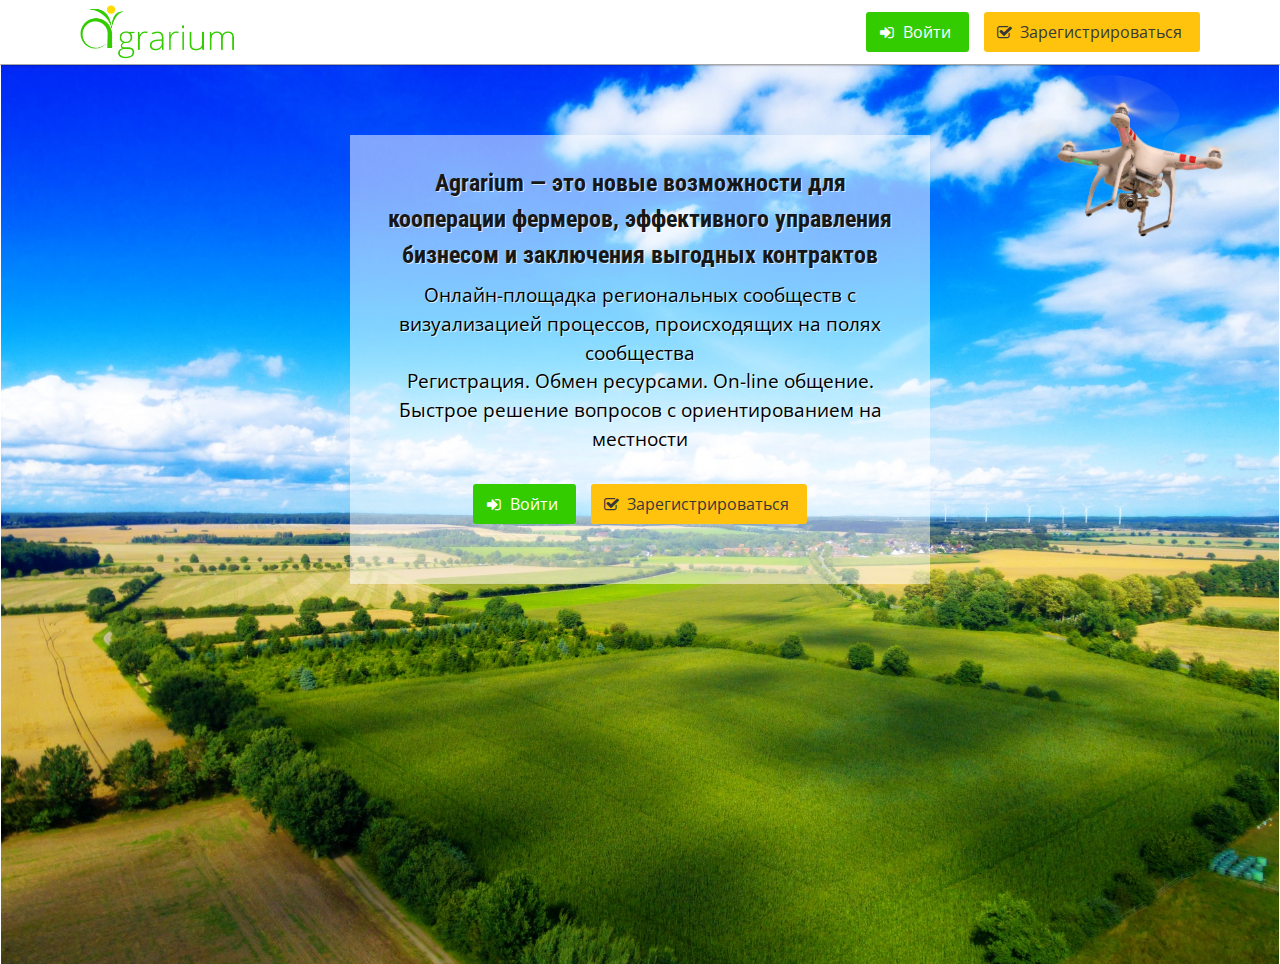
<file: index.html>
<!DOCTYPE html>
<html lang="ru">
<head>
	<meta charset="UTF-8">
	<meta name="viewport" content="width=device-width, initial-scale=1, shrink-to-fit=no">
	<title>Title 112</title>
	<link rel="stylesheet" type="text/css" href="css/bootstrap-reboot.css">
	<link rel="stylesheet" type="text/css" href="css/bootstrap-grid.css">
	<link rel="stylesheet" type="text/css" href="css/fontello.css">
	<link rel="stylesheet" type="text/css" href="css/front.css">
</head>
<body>
<div class="all">
	<!--Шапка, лого, Слоган-->
	<section class="top-menu">
		<header class="container">
			<div class="row align-content-center align-items-center">
				<div class="col-12 col-sm-auto">
					<div class="logo"><a href="/"><img src="img/logoagro.png"></a></div>
				</div>
				<div class="col-12 col-sm panel-in-top">
					<a href="#" class="in"><span class="icon-login"></span> Войти</a>
					<a href="#" class="reg"><span class="icon-check"></span> Зарегистрироваться</a>
				</div>
			</div>
		</header>
	</section>

	<!--разметка контента-->
		<section class="content firstPage">

		<figure class="dron">
			<img src="img/dron.png">
			<span class="light"></span>
		</figure>

		<div class="container">
			<div class="row">
				<!--Блок контэнта на главной-->
				<section class="contant-block col">

					<div class="panal-fist-page">
						<h1>Agrarium &#151; это новые возможности для кооперации фермеров, эффективного управления
							бизнесом и заключения выгодных контрактов</h1>
						<p>Онлайн-площадка региональных сообществ с визуализацией процессов, происходящих на полях
							сообщества
							<br>
							Регистрация. Обмен ресурсами. On-line общение. Быстрое решение вопросов с ориентированием на
							местности
						</p>
						<div class="panal-reg-pge">
							<div class="panel-in-top">
								<a href="#" class="in"><span class="icon-login"></span> Войти</a>
								<a href="#" class="reg"><span class="icon-check"></span> Зарегистрироваться</a>
							</div>
						</div>
					</div>

				</section>
			</div>
		</div>
	</section>

</div>
<script src="https://ajax.googleapis.com/ajax/libs/jquery/2.2.4/jquery.min.js"></script>
<script src="js/front.js"></script>
</body>
</html>
</file>
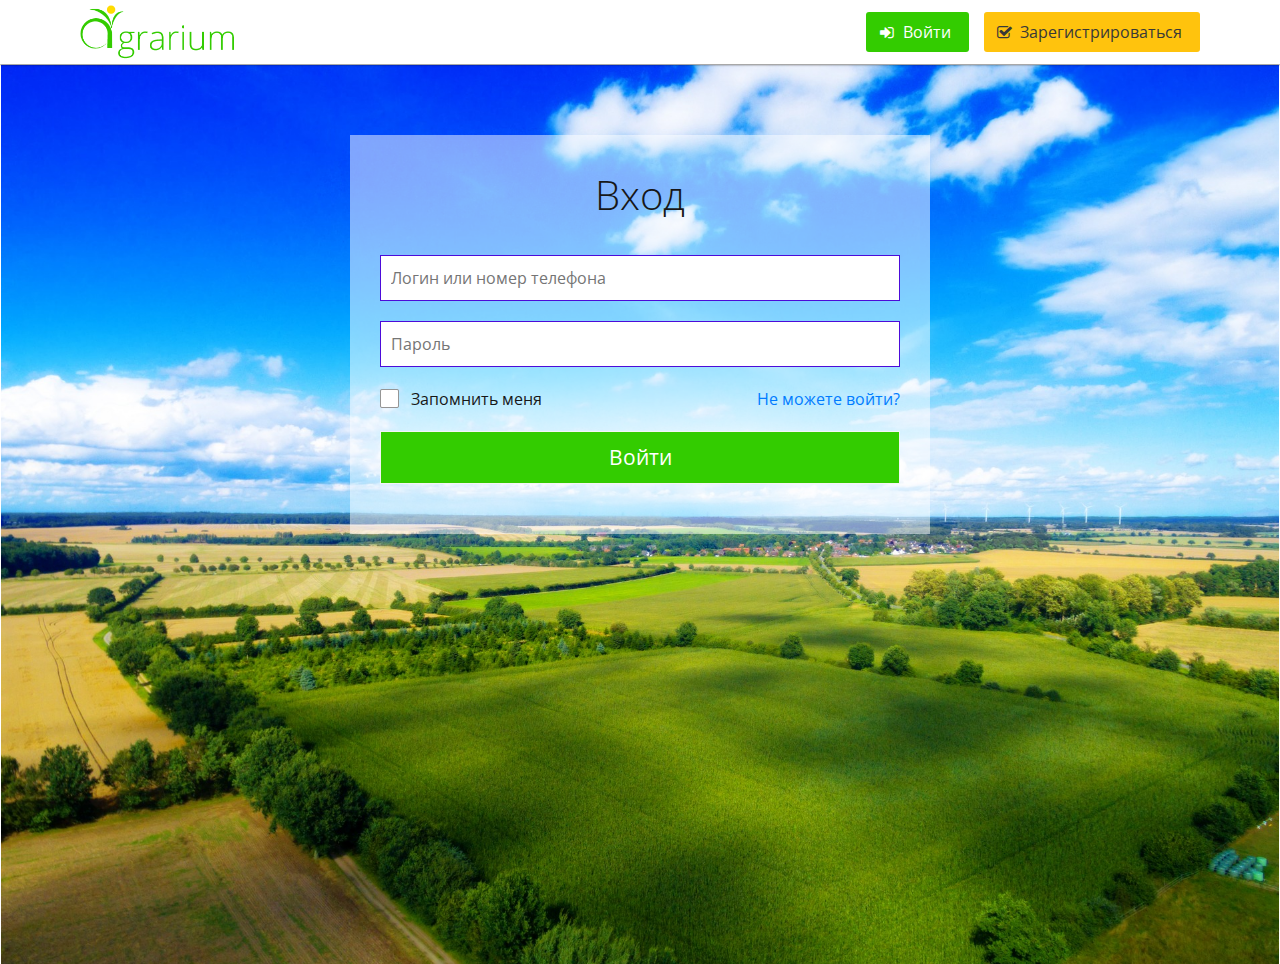
<file: index-in.html>
<!DOCTYPE html>
<html lang="ru">
<head>
	<meta charset="UTF-8">
	<meta name="viewport" content="width=device-width, initial-scale=1, shrink-to-fit=no">
	<title>Title</title>
	<link rel="stylesheet" type="text/css" href="css/bootstrap-reboot.css">
	<link rel="stylesheet" type="text/css" href="css/bootstrap-grid.css">
	<link rel="stylesheet" type="text/css" href="css/fontello.css">
	<link rel="stylesheet" type="text/css" href="css/front.css">
</head>
<body>
<div class="all">
	<!--Шапка, лого, Слоган-->
	<section class="top-menu">
		<header class="container">
			<div class="row align-content-center align-items-center">
				<div class="col-12 col-sm-auto">
					<div class="logo"><a href="/"><img src="img/logoagro.png"></a></div>
				</div>
				<div class="col-12 col-sm panel-in-top">
					<a href="#" class="in"><span class="icon-login"></span> Войти</a>
					<a href="#" class="reg"><span class="icon-check"></span> Зарегистрироваться</a>
				</div>
			</div>
		</header>
	</section>

	<!--разметка контента-->
		<section class="content firstPage">
		<div class="container">
			<div class="row">
				<!--Блок контэнта на главной-->
				<section class="contant-block col">
					<div class="panal-fist-page">
						<div class="in-panel">
							<h3>Вход</h3>
							<form class="in-form">
								<div class="line-form">
									<input name="email" class="input-in" type="text"
										   placeholder="Логин или номер телефона ">
								</div>
								<div class="line-form">
									<input name="password" class="input-in" type="password" placeholder="Пароль">
								</div>
								<div class="line-form row-line">
									<div>
										<input name="check" id="check" class="input-check" type="checkbox">
										<label for="check" class="label-check"><span>Запомнить меня</span></label>
									</div>
									<div class="right">
										<a href="#">Не можете войти?</a>
									</div>
								</div>
								<div class="line-form">
									<input name="sub" class="input-submit" type="submit" value="Войти">
								</div>

							</form>

						</div>
					</div>
					
				</section>
			</div>
		</div>
	</section>

</div>
<script src="https://ajax.googleapis.com/ajax/libs/jquery/2.2.4/jquery.min.js"></script>
<script src="js/front.js"></script>
</body>
</html>
</file>
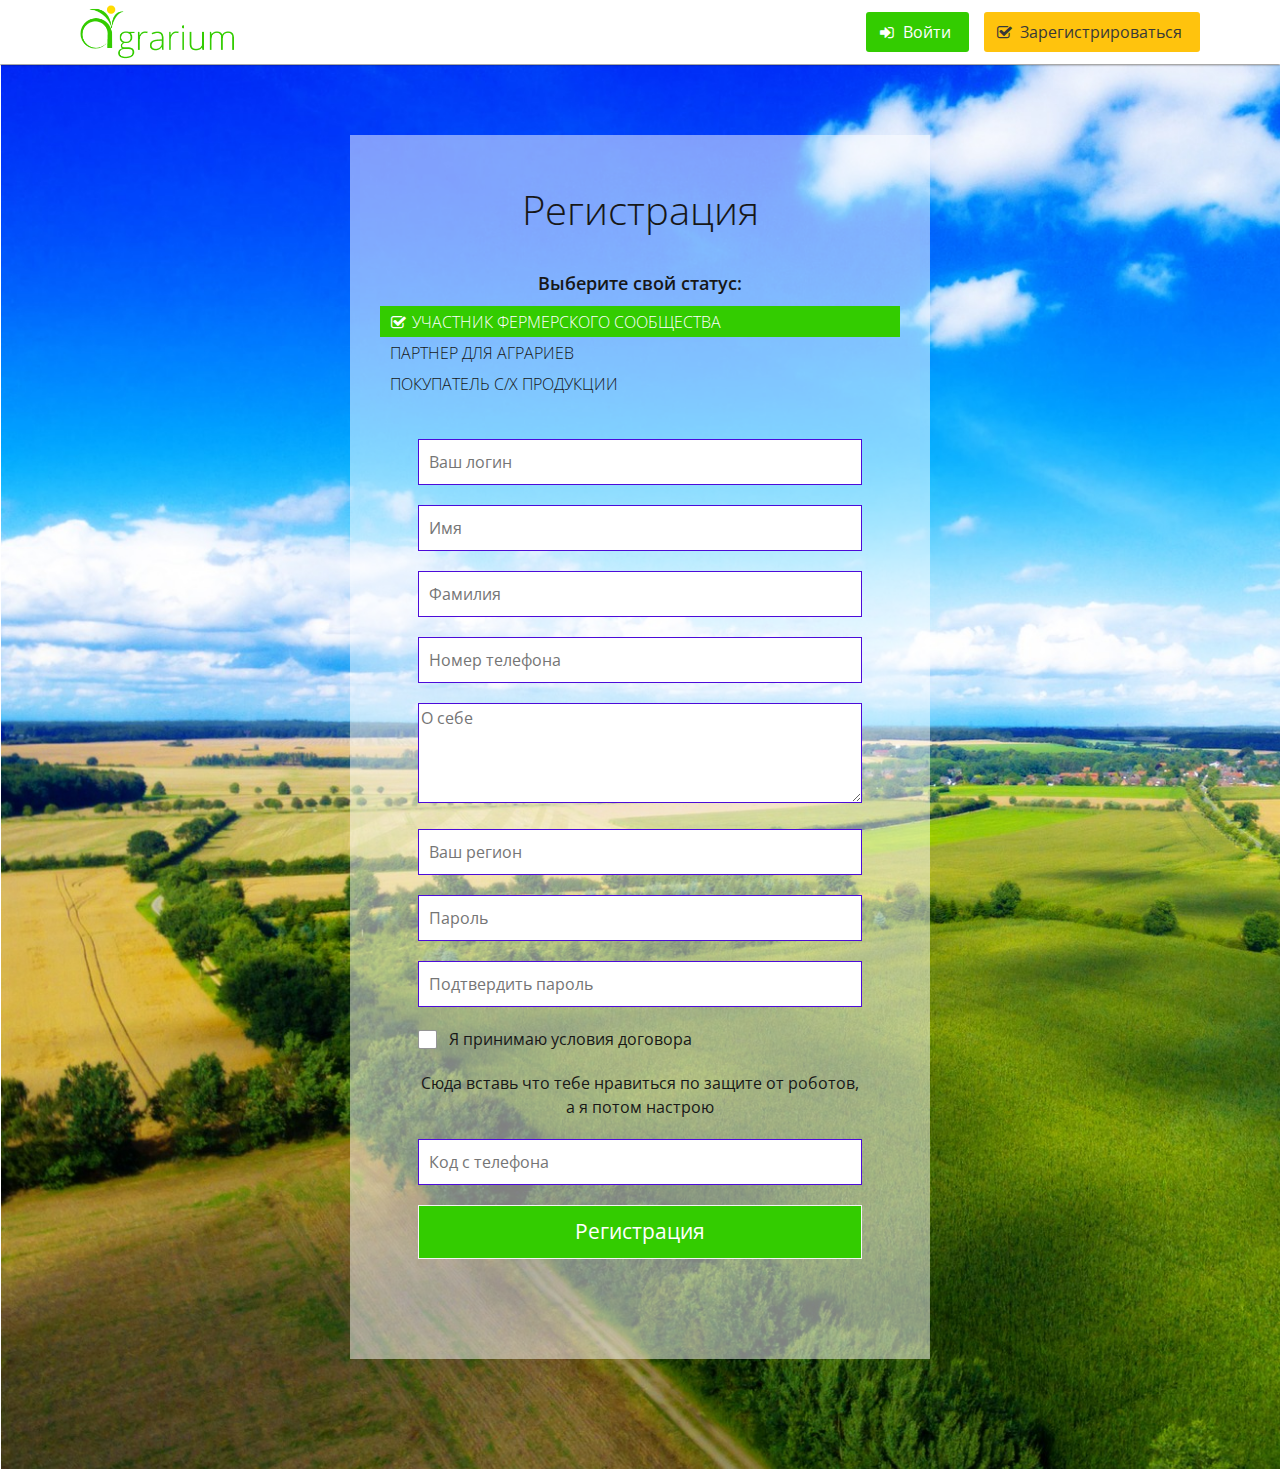
<file: index-reg.html>
<!DOCTYPE html>
<html lang="ru">
<head>
	<meta charset="UTF-8">
	<meta name="viewport" content="width=device-width, initial-scale=1, shrink-to-fit=no">
	<title>Title</title>
	<link rel="stylesheet" type="text/css" href="css/bootstrap-reboot.css">
	<link rel="stylesheet" type="text/css" href="css/bootstrap-grid.css">
	<link rel="stylesheet" type="text/css" href="css/fontello.css">
	<link rel="stylesheet" type="text/css" href="css/front.css">
</head>
<body>
<div class="all">
	<!--Шапка, лого, Слоган-->
	<section class="top-menu">
		<header class="container">
			<div class="row align-content-center align-items-center">
				<div class="col-12 col-sm-auto">
					<div class="logo"><a href="/"><img src="img/logoagro.png"></a></div>
				</div>
				<div class="col-12 col-sm panel-in-top">
					<a href="#" class="in"><span class="icon-login"></span> Войти</a>
					<a href="#" class="reg"><span class="icon-check"></span> Зарегистрироваться</a>
				</div>
			</div>
		</header>
	</section>

	<!--разметка контента-->
		<section class="content firstPage">
		<div class="container">
			<div class="row">
				<!--Блок контэнта на главной-->
				<section class="contant-block col">
					<div class="panal-fist-page">
						<div class="in-panel">
							<h3 class="head-reg">Регистрация</h3>
							<div class="tabs">
								<div class="tabs-status">Выберите свой статус:</div>
								<ul class="tabs-caption">
									<li class="active">Участник фермерского сообщества</li>
									<li>Партнер для аграриев</li>
									<li>Покупатель с/х продукции</li>
								</ul>
								<div class="tabs-content active">
									<form class="in-form">
										<div class="line-form">
											<input name="login" class="input-in" type="text"
												   placeholder="Ваш логин" required>
										</div>
										<div class="line-form">
											<input name="name" class="input-in" type="text"
												   placeholder="Имя" required>
										</div>
										<div class="line-form">
											<input name="surname" class="input-in" type="text"
												   placeholder="Фамилия" required>
										</div>
										<div class="line-form">
											<input name="phone" class="input-in" type="text"
												   placeholder="Номер телефона" required>
										</div>
										<div class="line-form">
											<textarea class="input-about" title="О себе"
													  placeholder="О себе"></textarea>
										</div>
										<div class="line-form">
											<input name="list" class="input-in" list="region"
												   placeholder="Ваш регион" required>
											<datalist id="region">
												<option>Киево-Святошинский</option>
												<option>Брусиловский</option>
											</datalist>
										</div>
										<div class="line-form">
											<input name="passwordreg" class="input-in" type="password"
												   placeholder="Пароль">
										</div>
										<div class="line-form">
											<input name="passwordregconfirm" class="input-in" type="password"
												   placeholder="Подтвердить пароль">
										</div>
										<div class="line-form row-line">
											<div>
												<input name="check3" id="check3" class="input-check" type="checkbox">
												<label for="check3" class="label-check"><span>Я принимаю условия
													договора</span></label>
											</div>
										</div>
										<div class="line-form robots">
											Сюда вставь что тебе нравиться по защите от роботов, а я потом настрою
										</div>
										<div class="line-form">
											<input name="telcod" class="input-in" type="email"
												   placeholder="Код с телефона">
										</div>
										<div class="line-form">
											<input name="sub" class="input-submit" type="submit" value="Регистрация">
										</div>
									</form>
								</div>

								<div class="tabs-content">
									<form class="in-form">
										<div class="line-form">
											<input name="login" class="input-in" type="text"
												   placeholder="Ваш логин" required>
										</div>
										<div class="line-form">
											<input name="name" class="input-in" type="text"
												   placeholder="Имя" required>
										</div>
										<div class="line-form">
											<input name="surname" class="input-in" type="text"
												   placeholder="Фамилия" required>
										</div>
										<div class="line-form">
											<input name="phone" class="input-in" type="text"
												   placeholder="Номер телефона" required>
										</div>
										<div class="line-form">
											<textarea class="input-about" title="О себе"
													  placeholder="О себе"></textarea>
										</div>
										<div class="line-form">
											<input name="list" class="input-in" list="region"
												   placeholder="Ваш регион" required>
										</div>
										<div class="line-form">
											<input name="passwordreg" class="input-in" type="password"
												   placeholder="Пароль">
										</div>
										<div class="line-form">
											<input name="passwordregconfirm" class="input-in" type="password"
												   placeholder="Подтвердить пароль">
										</div>
										<div class="line-form row-line">
											<div>
												<input name="check4" id="check4" class="input-check" type="checkbox">
												<label for="check4" class="label-check"><span>Я принимаю условия
													договора</span></label>
											</div>
										</div>
										<div class="line-form robots">
											Сюда вставь что тебе нравиться по защите от роботов, а я потом настрою
										</div>
										<div class="line-form">
											<input name="telcod" class="input-in" type="email"
												   placeholder="Код с телефона">
										</div>
										<div class="line-form">
											<input name="sub" class="input-submit" type="submit" value="Регистрация">
										</div>
									</form>
								</div>

								<div class="tabs-content">
									<form class="in-form">
										<div class="line-form">
											<input name="login" class="input-in" type="text"
												   placeholder="Ваш логин" required>
										</div>
										<div class="line-form">
											<input name="name" class="input-in" type="text"
												   placeholder="Имя" required>
										</div>
										<div class="line-form">
											<input name="surname" class="input-in" type="text"
												   placeholder="Фамилия" required>
										</div>
										<div class="line-form">
											<input name="phone" class="input-in" type="text"
												   placeholder="Номер телефона" required>
										</div>
										<div class="line-form">
											<textarea class="input-about" title="О себе"
													  placeholder="О себе"></textarea>
										</div>
										<div class="line-form">
											<input name="list" class="input-in" list="region"
												   placeholder="Ваш регион" required>

										</div>
										<div class="line-form">
											<input name="passwordreg" class="input-in" type="password"
												   placeholder="Пароль">
										</div>
										<div class="line-form">
											<input name="passwordregconfirm" class="input-in" type="password"
												   placeholder="Подтвердить пароль">
										</div>
										<div class="line-form row-line">
											<div>
												<input name="check2" id="check2" class="input-check" type="checkbox">
												<label for="check2" class="label-check"><span>Я принимаю условия договора</span></label>
											</div>
										</div>
										<div class="line-form robots">
											Сюда вставь что тебе нравиться по защите от роботов, а я потом настрою
										</div>
										<div class="line-form">
											<input name="telcod" class="input-in" type="email"
												   placeholder="Код с телефона">
										</div>
										<div class="line-form">
											<input name="sub" class="input-submit" type="submit" value="Регистрация">
										</div>
									</form>
								</div>
							</div>
						</div>
					</div>
					
				</section>
			</div>
		</div>
	</section>

</div>
<script src="https://ajax.googleapis.com/ajax/libs/jquery/2.2.4/jquery.min.js"></script>
<script src="js/front.js"></script>
</body>
</html>
</file>
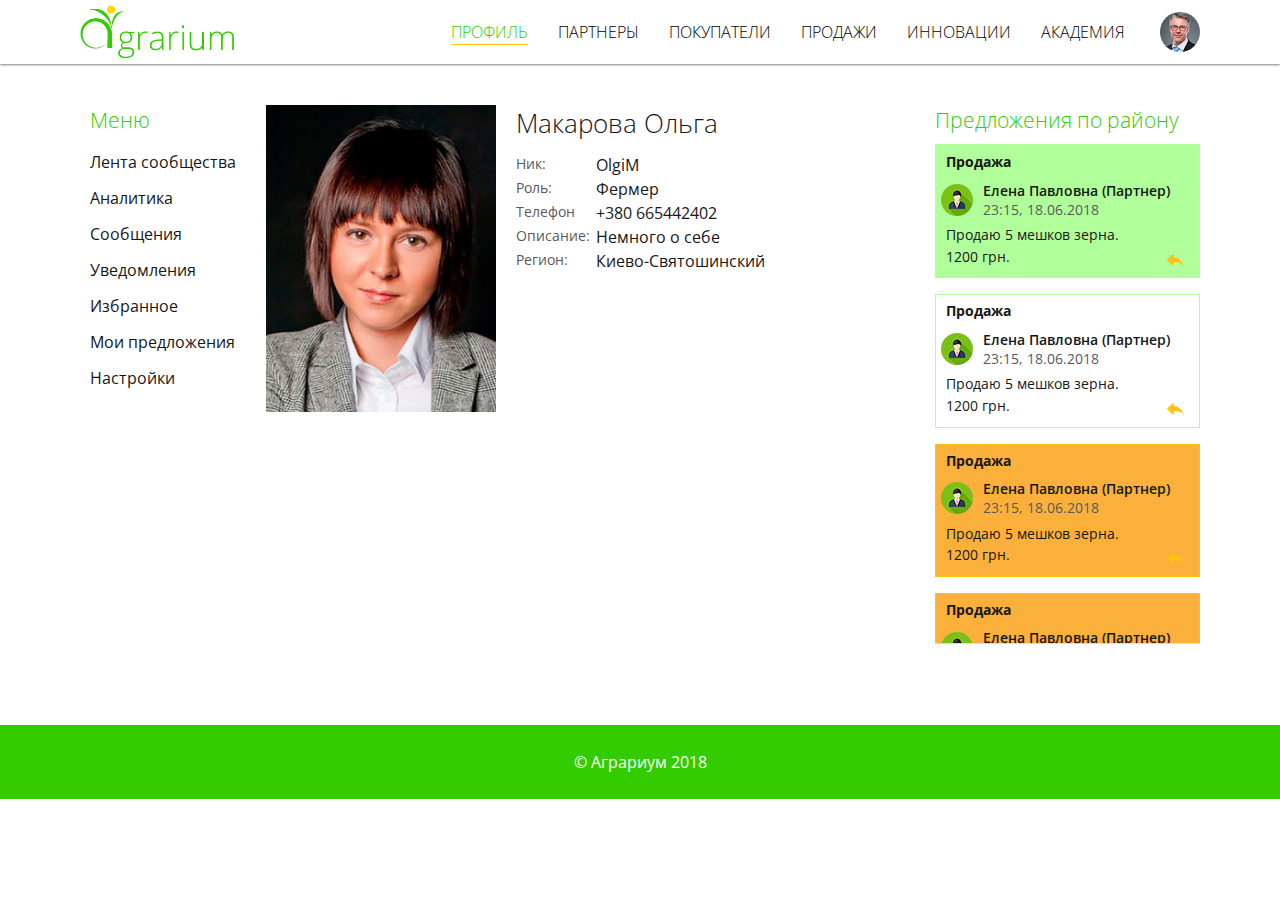
<file: index_fermer.html>
<!DOCTYPE html>
<html lang="ru">
<head>
	<meta charset="UTF-8">
	<meta name="viewport" content="width=device-width, initial-scale=1, shrink-to-fit=no">
	<title>Title</title>
	<link rel="stylesheet" type="text/css" href="css/bootstrap-reboot.css">
	<link rel="stylesheet" type="text/css" href="css/bootstrap-grid.css">
	<link rel="stylesheet" type="text/css" href="css/fontello.css">
	<link rel="stylesheet" type="text/css" href="css/front.css">
</head>
<body>
<div class="all">
	<!--Шапка, лого, Меню-->
	<section class="top-menu">
		<header class="container">
			<div class="row justify-content-between align-items-center">
				<div class="col-auto">
					<div class="logo"><a href="/"><img src="img/logoagro.png"></a></div>
				</div>
				<!--Меню-->
				<div class="col-auto">
					<div class="row align-items-center">
						<div class="col-auto main-menu-col">
							<button class="burger"><span></span><span></span><span></span></button>
							<nav class="main-menu">
								<ul>
									<li class="active"><a href="#">Профиль</a></li>
									<li><a href="#">Партнеры</a></li>
									<li><a href="#">Покупатели</a></li>
									<li><a href="#">Продажи</a></li>
									<li><a href="#">Инновации</a></li>
									<li><a href="#">Академия</a></li>
								</ul>
							</nav>
						</div>
						<div class="col-auto panel-in-top">
							<div class="panel-on">
								<div class="login-in">
									<a href="#" class="link-login-in"><img src="img/face.jpg"></a>
								</div>
								<div class="panel-on-p">
									<ul>
										<li><a href="#"><span>Профиль</span></a></li>
										<li><a href="#"><span>Выйти</span></a></li>
									</ul>
								</div>
							</div>
						</div>
					</div>
				</div>
			</div>
		</header>
	</section>
	<!--разметка контента-->

	<section class="content">
		<div class="container">
			<div class="row">
				<!--Левая колонка-->
				<aside class="left-col col-12 col-sm-auto">
					<div class="module">
						<h3>Меню</h3>
						<nav class="left-menu">
							<ul>
								<li><a href="#">Лента сообщества</a></li>
								<li><a href="#">Аналитика</a></li>
								<li><a href="#">Сообщения</a></li>
								<li><a href="#">Уведомления</a></li>
								<li><a href="#">Избранное</a></li>
								<li><a href="#">Мои предложения</a></li>
								<li><a href="#">Настройки</a></li>
							</ul>
						</nav>
					</div>
				</aside>
				<!--Блок контэнта-->
				<section class="contant-block col">
					<div class="cart-f">
						<figure><img src="img/ferm.jpg" width="230px" alt=""></figure>
						<div class="cart-cont">
							<ul class="cont-text">
								<li><span class="two cart-name">Макарова Ольга</span></li>
								<li><span class="first">Ник:</span><span class="two">OlgiM</span></li>
								<li><span class="first">Роль:</span><span class="two">Фермер</span></li>
								<li><span class="first">Телефон</span><span class="two">+380 665442402</span></li>
								<li><span class="first">Описание:</span><span class="two">Немного о себе</span></li>
								<li><span class="first">Регион:</span><span class="two">Киево-Святошинский</span></li>
							</ul>
						</div>
					</div>
				</section>
				<!--Правая колонка-->
				<aside class="right-col col-12 col-lg-3">
					<div class="module chat">
						<h3>Предложения по району</h3>
						<div class="chat-box">
							<!--Сам пост-->
							<dl>
								<dt>
									<h4>Продажа</h4>
									<div class="chat-title">
										<div class="chat-icon"><img src="img/businessman_32.png" alt=""></div>
										<div class="chat-header">
											<span class="chat-name">Елена Павловна <span>(Партнер)</span></span>
											<span class="chat-data">23:15, 18.06.2018</span>
										</div>
									</div>
								</dt>
								<dd>
									Продаю 5 мешков зерна. <br>
									1200 грн.
									<a href="#" class="chat-reply" title="Ответить"><span class="icon-reply"></span></a>
								</dd>
							</dl>
							<!--Сам пост-->
							<dl>
								<dt>
									<h4>Продажа</h4>
									<div class="chat-title">
										<div class="chat-icon"><img src="img/businessman_32.png" alt=""></div>
										<div class="chat-header">
											<span class="chat-name">Елена Павловна <span>(Партнер)</span></span>
											<span class="chat-data">23:15, 18.06.2018</span>
										</div>
									</div>
								</dt>
								<dd>
									Продаю 5 мешков зерна. <br>
									1200 грн.
									<a href="#" class="chat-reply" title="Ответить"><span class="icon-reply"></span></a>
								</dd>
							</dl>
							<!--Сам пост-->
							<dl class="partners">
								<dt>
									<h4>Продажа</h4>
									<div class="chat-title">
										<div class="chat-icon"><img src="img/businessman_32.png" alt=""></div>
										<div class="chat-header">
											<span class="chat-name">Елена Павловна <span>(Партнер)</span></span>
											<span class="chat-data">23:15, 18.06.2018</span>
										</div>
									</div>
								</dt>
								<dd>
									Продаю 5 мешков зерна. <br>
									1200 грн.
									<a href="#" class="chat-reply" title="Ответить"><span class="icon-reply"></span></a>
								</dd>
							</dl>
							<!--Сам пост-->
							<dl class="partners">
								<dt>
									<h4>Продажа</h4>
									<div class="chat-title">
										<div class="chat-icon"><img src="img/businessman_32.png" alt=""></div>
										<div class="chat-header">
											<span class="chat-name">Елена Павловна <span>(Партнер)</span></span>
											<span class="chat-data">23:15, 18.06.2018</span>
										</div>
									</div>
								</dt>
								<dd>
									Продаю 5 мешков зерна. <br>
									1200 грн.
									<a href="#" class="chat-reply" title="Ответить"><span class="icon-reply"></span></a>
								</dd>
							</dl>
							<!--Сам пост-->
							<dl>
								<dt>
									<h4>Продажа</h4>
									<div class="chat-title">
										<div class="chat-icon"><img src="img/businessman_32.png" alt=""></div>
										<div class="chat-header">
											<span class="chat-name">Елена Павловна <span>(Партнер)</span></span>
											<span class="chat-data">23:15, 18.06.2018</span>
										</div>
									</div>
								</dt>
								<dd>
									Продаю 5 мешков зерна. <br>
									1200 грн.
									<a href="#" class="chat-reply" title="Ответить"><span class="icon-reply"></span></a>
								</dd>
								<!--Ответ-->
								<dl>
									<dt>
										<div class="chat-title">
											<div class="chat-icon"><img src="img/businessman_32.png" alt=""></div>
											<div class="chat-header">
												<span class="chat-name">Елена Павловна <span>(Партнер)</span></span>
												<span class="chat-data">23:15, 18.06.2018</span>
											</div>
										</div>
									</dt>
									<dd>
										Куплю за 1100
										<a href="#" class="chat-reply" title="Ответить"><span class="icon-reply"></span></a>
									</dd>
									<dt>
										<div class="chat-title">
											<div class="chat-icon"><img src="img/businessman_32.png" alt=""></div>
											<div class="chat-header">
												<span class="chat-name">Елена Павловна <span>(Партнер)</span></span>
												<span class="chat-data">23:15, 18.06.2018</span>
											</div>
										</div>
									</dt>
									<dd>
										Куплю за 1100
										<a href="#" class="chat-reply" title="Ответить"><span class="icon-reply"></span></a>
									</dd>
								</dl>
								<dl>
									<dt>
										<div class="chat-title">
											<div class="chat-icon"><img src="img/businessman_32.png" alt=""></div>
											<div class="chat-header">
												<span class="chat-name">Елена Павловна <span>(Партнер)</span></span>
												<span class="chat-data">23:15, 18.06.2018</span>
											</div>
										</div>
									</dt>
									<dd>
										Куплю за 1100
										<a href="#" class="chat-reply" title="Ответить"><span class="icon-reply"></span></a>
									</dd>
								</dl>
								<dl>
									<dt>
										<div class="chat-title">
											<div class="chat-icon"><img src="img/businessman_32.png" alt=""></div>
											<div class="chat-header">
												<span class="chat-name">Елена Павловна <span>(Партнер)</span></span>
												<span class="chat-data">23:15, 18.06.2018</span>
											</div>
										</div>
									</dt>
									<dd>
										Куплю за 1100
										<a href="#" class="chat-reply" title="Ответить"><span class="icon-reply"></span></a>
									</dd>
								</dl>
								<!--Конец ответы-->
							</dl>
							<!--Сам пост-->
							<dl>
								<dt>
									<h4>Продажа</h4>
									<div class="chat-title">
										<div class="chat-icon"><img src="img/businessman_32.png" alt=""></div>
										<div class="chat-header">
											<span class="chat-name">Елена Павловна <span>(Партнер)</span></span>
											<span class="chat-data">23:15, 18.06.2018</span>
										</div>
									</div>
								</dt>
								<dd>
									Продаю 5 мешков зерна. <br>
									1200 грн.
									<a href="#" class="chat-reply" title="Ответить"><span class="icon-reply"></span></a>
								</dd>
								<!--Ответ-->
								<dl>
									<dt>
										<div class="chat-title">
											<div class="chat-icon"><img src="img/businessman_32.png" alt=""></div>
											<div class="chat-header">
												<span class="chat-name">Елена Павловна <span>(Партнер)</span></span>
												<span class="chat-data">23:15, 18.06.2018</span>
											</div>
										</div>
									</dt>
									<dd>
										Куплю за 1100
										<a href="#" class="chat-reply" title="Ответить"><span class="icon-reply"></span></a>
									</dd>
								</dl>
								<dl>
									<dt>
										<div class="chat-title">
											<div class="chat-icon"><img src="img/businessman_32.png" alt=""></div>
											<div class="chat-header">
												<span class="chat-name">Елена Павловна <span>(Партнер)</span></span>
												<span class="chat-data">23:15, 18.06.2018</span>
											</div>
										</div>
									</dt>
									<dd>
										Куплю за 1100
										<a href="#" class="chat-reply" title="Ответить"><span class="icon-reply"></span></a>
									</dd>
								</dl>
								<dl>
									<dt>
										<div class="chat-title">
											<div class="chat-icon"><img src="img/businessman_32.png" alt=""></div>
											<div class="chat-header">
												<span class="chat-name">Елена Павловна <span>(Партнер)</span></span>
												<span class="chat-data">23:15, 18.06.2018</span>
											</div>
										</div>
									</dt>
									<dd>
										Куплю за 1100
										<a href="#" class="chat-reply" title="Ответить"><span class="icon-reply"></span></a>
									</dd>
								</dl>
								<dl>
									<dt>
										<div class="chat-title">
											<div class="chat-icon"><img src="img/businessman_32.png" alt=""></div>
											<div class="chat-header">
												<span class="chat-name">Елена Павловна <span>(Партнер)</span></span>
												<span class="chat-data">23:15, 18.06.2018</span>
											</div>
										</div>
									</dt>
									<dd>
										Куплю за 1100
										<a href="#" class="chat-reply" title="Ответить"><span class="icon-reply"></span></a>
									</dd>
								</dl>
								<!--Конец ответы-->
							</dl>
						</div>
					</div>
				</aside>
			</div>
		</div>
	</section>
	<!--Подвал-->
	<section class="footer">
		<footer class="container">
			<article>&copy; Аграриум 2018</article>
		</footer>
	</section>

</div>
<script src="https://ajax.googleapis.com/ajax/libs/jquery/2.2.4/jquery.min.js"></script>
<script src="js/front.js"></script>
</body>
</html>
</file>
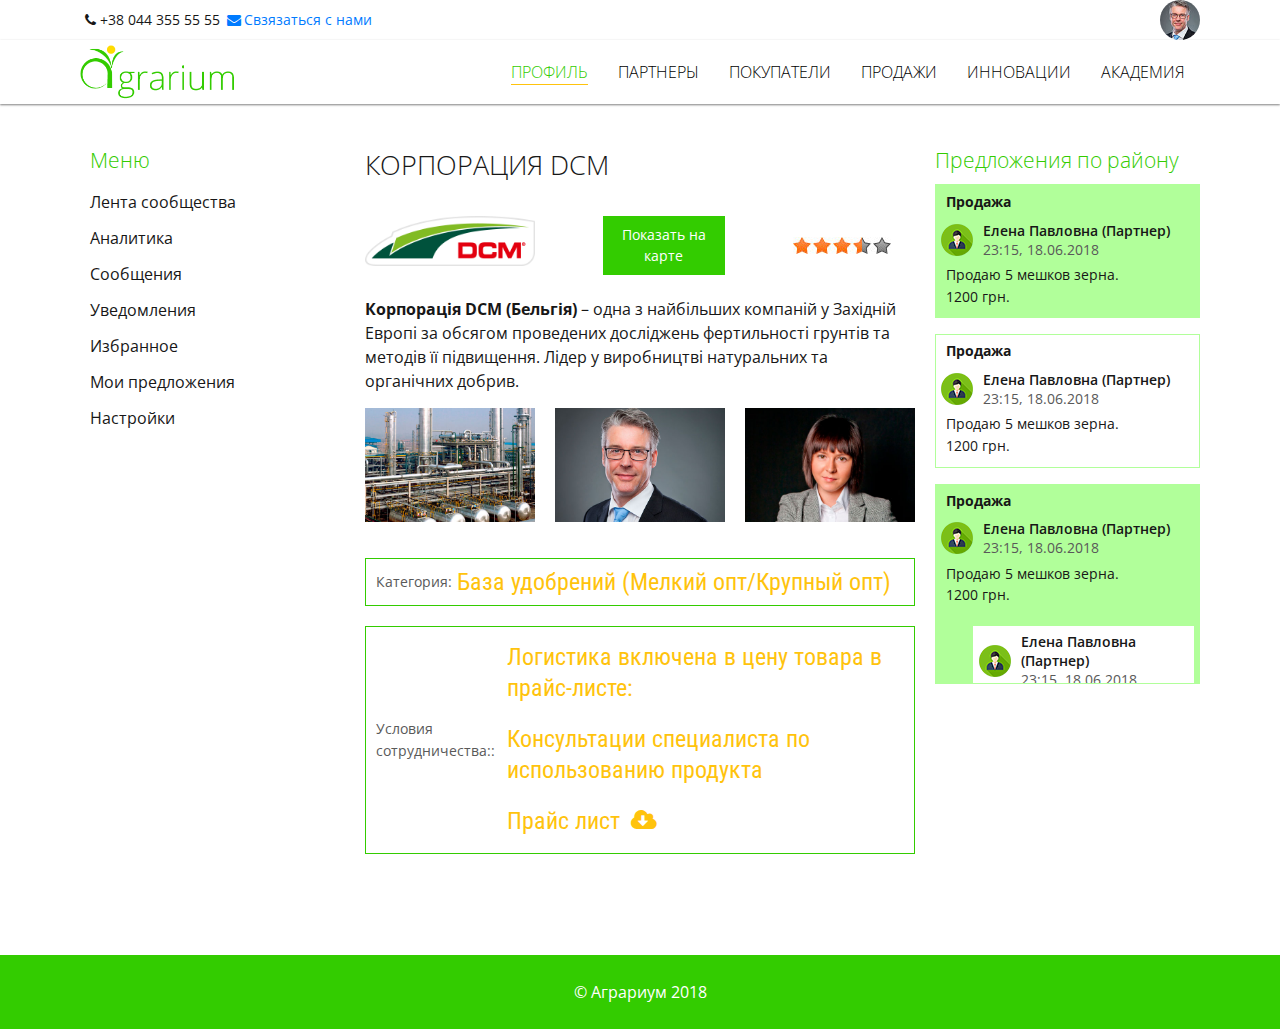
<file: index_partner.html>
<!DOCTYPE html>
<html lang="ru">
<head>
	<meta charset="UTF-8">
	<meta name="viewport" content="width=device-width, initial-scale=1, shrink-to-fit=no">
	<title>Title</title>
	<link rel="stylesheet" type="text/css" href="css/bootstrap-reboot.css">
	<link rel="stylesheet" type="text/css" href="css/bootstrap-grid.css">
	<link rel="stylesheet" type="text/css" href="css/fontello.css">
	<link rel="stylesheet" type="text/css" href="css/front.css">
</head>
<body>
<div class="all">
	<!--Верхняя панель-->
	<section class="top">
		<div class="container ">
			<div class="row align-items-md-center">
				<div class="col-12 col-md-6 contacts">
					<span class="telephone"><span class="icon-phone"></span>+38 044 355 55 55</span>
					<span class="email"><a href="mailto:admin@argrarium.com"><span class="icon-mail-alt"></span>Свзязаться с нами</a></span>
				</div>
				<div class="col-12 col-md-6 panel-in-top">
					<div class="panel-on">
						<div class="login-in">
							<a href="#" class="link-login-in"><img src="img/face.jpg"></a>
						</div>
						<div class="panel-on-p">
							<ul>
								<li><a href="#"><span>Профиль</span></a></li>
								<li><a href="#"><span>Выйти</span></a></li>
							</ul>
						</div>
					</div>
				</div>
			</div>
		</div>
	</section>
	<!--Шапка, лого, Меню-->
	<section class="top-menu">
		<header class="container">
			<div class="row justify-content-between align-items-center">
				<div class="col-auto">
					<div class="logo"><a href="/"><img src="img/logoagro.png"></a></div>
				</div>
				<!--Меню-->
				<div class="col-auto main-menu-col">
					<button class="burger"><span></span><span></span><span></span></button>
					<nav class="main-menu">
						<ul>
							<li class="active"><a href="#">Профиль</a></li>
							<li><a href="#">Партнеры</a></li>
							<li><a href="#">Покупатели</a></li>
							<li><a href="#">Продажи</a></li>
							<li><a href="#">Инновации</a></li>
							<li><a href="#">Академия</a></li>
						</ul>
					</nav>
				</div>
			</div>
		</header>
	</section>
	<!--разметка контента-->
	
	<section class="content">
		<div class="container">
			<div class="row">
				<!--Левая колонка-->
				<aside class="left-col col-12 col-sm-4 col-md-3">
					<div class="module">
						<h3>Меню</h3>
						<nav class="left-menu">
							<ul>
								<li><a href="#">Лента сообщества</a></li>
								<li><a href="#">Аналитика</a></li>
								<li><a href="#">Сообщения</a></li>
								<li><a href="#">Уведомления</a></li>
								<li><a href="#">Избранное</a></li>
								<li><a href="#">Мои предложения</a></li>
								<li><a href="#">Настройки</a></li>
							</ul>
						</nav>
					</div>
				</aside>
				<!--Блок контэнта-->
				<section class="contant-block col">
					<div class="cart-p">
						<header class="partner-title">
							<h1>Корпорация DCM</h1>
						</header>
						<div class="row partner-header justify-content-between">
							<div class="col-12 col-sm-4 col-xl-4 partner-logo">
								<figure><img src="img/no-templates/dcm-logo.png"></figure>
							</div>
							<div class="col-12 col-sm-4 col-xl-3 partner-maps"><a href="#">Показать на карте</a></div>
							<div class="col-12 col-sm-4 col-xl-3 partner-rating-f">
								<div class="star">
									<div class="star-gray"><img src="img/star_gray.jpg"></div>
									<div class="star-orang" style="width: 71%"><img src="img/star_orang.jpg"></div>
								</div>
							</div>
						</div>
						<div class="description">
							<strong>Корпорація DCM (Бельгія)</strong> – одна з найбільших компаній у Західній Европі за
							обсягом проведених досліджень фертильності грунтів та методів її підвищення. Лідер у
							виробництві натуральних та органічних добрив.
						</div>
						<div class="row partner-photo">
							<div class="col-12 col-sm-4">
								<figure><img src="img/no-templates/dcm_grobbendonk.jpg"></figure>
							</div>
							<div class="col-12 col-sm-4">
								<figure><img src="img/no-templates/portret-biz.jpg"></figure>
							</div>
							<div class="col-12 col-sm-4">
								<figure><img src="img/no-templates/cont.jpg"></figure>
							</div>
						</div>
						<div class="categories">
							<span>Категория:</span> База удобрений (Мелкий опт/Крупный опт)
						</div>
						<div class="cooperation">
							<span>Условия сотрудничества::</span>
							<div class="categories-col-r">
								<div>Логистика включена в цену товара в прайс-листе:</div>
								<div>Консультации специалиста по использованию продукта</div>
								<div><a href="#" class="categories-down">Прайс лист <span
										class="icon-download-cloud"></span></a></div>
							</div>
						</div>
					
					</div>
				</section>
				<!--Правая колонка-->
				<aside class="right-col col-12 col-lg-3">
					<div class="module chat">
						<h3>Предложения по району</h3>
						<div class="chat-box">
							<!--Сам пост-->
							<dl>
								<dt>
									<h4>Продажа</h4>
									<div class="chat-title">
										<div class="chat-icon"><img src="img/businessman_32.png" alt=""></div>
										<div class="chat-header">
											<span class="chat-name">Елена Павловна <span>(Партнер)</span></span>
											<span class="chat-data">23:15, 18.06.2018</span>
										</div>
									</div>
								</dt>
								<dd>
									Продаю 5 мешков зерна. <br>
									1200 грн.
								</dd>
							</dl>
							<!--Сам пост-->
							<dl>
								<dt>
									<h4>Продажа</h4>
									<div class="chat-title">
										<div class="chat-icon"><img src="img/businessman_32.png" alt=""></div>
										<div class="chat-header">
											<span class="chat-name">Елена Павловна <span>(Партнер)</span></span>
											<span class="chat-data">23:15, 18.06.2018</span>
										</div>
									</div>
								</dt>
								<dd>
									Продаю 5 мешков зерна. <br>
									1200 грн.
								</dd>
							</dl>
							<!--Сам пост-->
							<dl>
								<dt>
									<h4>Продажа</h4>
									<div class="chat-title">
										<div class="chat-icon"><img src="img/businessman_32.png" alt=""></div>
										<div class="chat-header">
											<span class="chat-name">Елена Павловна <span>(Партнер)</span></span>
											<span class="chat-data">23:15, 18.06.2018</span>
										</div>
									</div>
								</dt>
								<dd>
									Продаю 5 мешков зерна. <br>
									1200 грн.
								</dd>
								<!--Ответ-->
								<dl>
									<dt>
										<div class="chat-title">
											<div class="chat-icon"><img src="img/businessman_32.png" alt=""></div>
											<div class="chat-header">
												<span class="chat-name">Елена Павловна <span>(Партнер)</span></span>
												<span class="chat-data">23:15, 18.06.2018</span>
											</div>
										</div>
									</dt>
									<dd>
										Куплю за 1100
									</dd>
								</dl>
								<dl>
									<dt>
										<div class="chat-title">
											<div class="chat-icon"><img src="img/businessman_32.png" alt=""></div>
											<div class="chat-header">
												<span class="chat-name">Елена Павловна <span>(Партнер)</span></span>
												<span class="chat-data">23:15, 18.06.2018</span>
											</div>
										</div>
									</dt>
									<dd>
										Куплю за 1100
									</dd>
								</dl>
								<dl>
									<dt>
										<div class="chat-title">
											<div class="chat-icon"><img src="img/businessman_32.png" alt=""></div>
											<div class="chat-header">
												<span class="chat-name">Елена Павловна <span>(Партнер)</span></span>
												<span class="chat-data">23:15, 18.06.2018</span>
											</div>
										</div>
									</dt>
									<dd>
										Куплю за 1100
									</dd>
								</dl>
								<dl>
									<dt>
										<div class="chat-title">
											<div class="chat-icon"><img src="img/businessman_32.png" alt=""></div>
											<div class="chat-header">
												<span class="chat-name">Елена Павловна <span>(Партнер)</span></span>
												<span class="chat-data">23:15, 18.06.2018</span>
											</div>
										</div>
									</dt>
									<dd>
										Куплю за 1100
									</dd>
								</dl>
								<!--Конец ответы-->
							</dl>
							<!--Сам пост-->
							<dl>
								<dt>
									<h4>Продажа</h4>
									<div class="chat-title">
										<div class="chat-icon"><img src="img/businessman_32.png" alt=""></div>
										<div class="chat-header">
											<span class="chat-name">Елена Павловна <span>(Партнер)</span></span>
											<span class="chat-data">23:15, 18.06.2018</span>
										</div>
									</div>
								</dt>
								<dd>
									Продаю 5 мешков зерна. <br>
									1200 грн.
								</dd>
								<!--Ответ-->
								<dl>
									<dt>
										<div class="chat-title">
											<div class="chat-icon"><img src="img/businessman_32.png" alt=""></div>
											<div class="chat-header">
												<span class="chat-name">Елена Павловна <span>(Партнер)</span></span>
												<span class="chat-data">23:15, 18.06.2018</span>
											</div>
										</div>
									</dt>
									<dd>
										Куплю за 1100
									</dd>
								</dl>
								<dl>
									<dt>
										<div class="chat-title">
											<div class="chat-icon"><img src="img/businessman_32.png" alt=""></div>
											<div class="chat-header">
												<span class="chat-name">Елена Павловна <span>(Партнер)</span></span>
												<span class="chat-data">23:15, 18.06.2018</span>
											</div>
										</div>
									</dt>
									<dd>
										Куплю за 1100
									</dd>
								</dl>
								<dl>
									<dt>
										<div class="chat-title">
											<div class="chat-icon"><img src="img/businessman_32.png" alt=""></div>
											<div class="chat-header">
												<span class="chat-name">Елена Павловна <span>(Партнер)</span></span>
												<span class="chat-data">23:15, 18.06.2018</span>
											</div>
										</div>
									</dt>
									<dd>
										Куплю за 1100
									</dd>
								</dl>
								<dl>
									<dt>
										<div class="chat-title">
											<div class="chat-icon"><img src="img/businessman_32.png" alt=""></div>
											<div class="chat-header">
												<span class="chat-name">Елена Павловна <span>(Партнер)</span></span>
												<span class="chat-data">23:15, 18.06.2018</span>
											</div>
										</div>
									</dt>
									<dd>
										Куплю за 1100
									</dd>
								</dl>
								<!--Конец ответы-->
							</dl>
						</div>
					</div>
				</aside>
			</div>
		</div>
	</section>
	<!--Подвал-->
	<section class="footer">
		<footer class="container">
			<article>&copy; Аграриум 2018</article>
		</footer>
	</section>

</div>
<script src="https://ajax.googleapis.com/ajax/libs/jquery/2.2.4/jquery.min.js"></script>
<script src="js/front.js"></script>
</body>
</html>
</file>
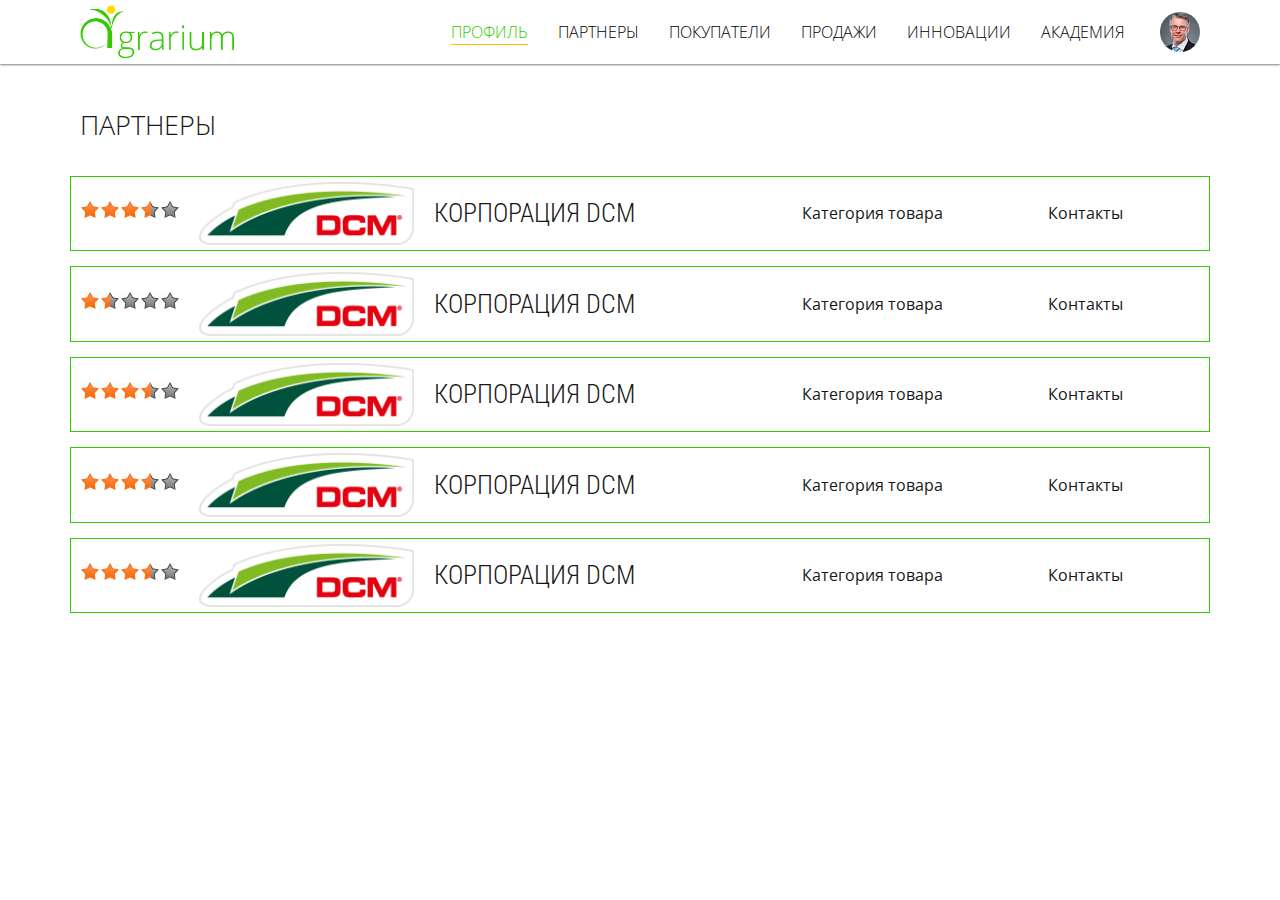
<file: index_partner_shop.html>
<!DOCTYPE html>
<html lang="ru">
<head>
	<meta charset="UTF-8">
	<meta name="viewport" content="width=device-width, initial-scale=1, shrink-to-fit=no">
	<title>Title</title>
	<link rel="stylesheet" type="text/css" href="css/bootstrap-reboot.css">
	<link rel="stylesheet" type="text/css" href="css/bootstrap-grid.css">
	<link rel="stylesheet" type="text/css" href="css/fontello.css">
	<link rel="stylesheet" type="text/css" href="css/front.css">
</head>
<body>
<div class="all">
	<!--Шапка, лого, Меню-->
	<section class="top-menu">
		<header class="container">
			<div class="row justify-content-between align-items-center">
				<div class="col-auto">
					<div class="logo"><a href="/"><img src="img/logoagro.png"></a></div>
				</div>
				<!--Меню-->
				<div class="col-auto">
					<div class="row align-items-center">
						<div class="col-auto main-menu-col">
							<button class="burger"><span></span><span></span><span></span></button>
							<nav class="main-menu">
								<ul>
									<li class="active"><a href="#">Профиль</a></li>
									<li><a href="#">Партнеры</a></li>
									<li><a href="#">Покупатели</a></li>
									<li><a href="#">Продажи</a></li>
									<li><a href="#">Инновации</a></li>
									<li><a href="#">Академия</a></li>
								</ul>
							</nav>
						</div>
						<div class="col-auto panel-in-top">
							<div class="panel-on">
								<div class="login-in">
									<a href="#" class="link-login-in"><img src="img/face.jpg"></a>
								</div>
								<div class="panel-on-p">
									<ul>
										<li><a href="#"><span>Профиль</span></a></li>
										<li><a href="#"><span>Выйти</span></a></li>
									</ul>
								</div>
							</div>
						</div>
					</div>
				</div>
			</div>
		</header>
	</section>
	<!--разметка контента-->
	
	<section class="content">
		<div class="container">
			<div class="row">
				<!--Блок контэнта-->
				<section class="contant-block col">
					<div class="cart-p">
						<header class="partner-title">
							<h1>Партнеры</h1>
						</header>
						<div class="partner-line-shop">
							<div class="partner-rating">
								<div class="star">
									<div class="star-gray"><img src="img/star_gray.jpg"></div>
									<div class="star-orang" style="width: 71%"><img src="img/star_orang.jpg"></div>
								</div>
							</div>
							<div class="partner-logo"><figure><a href="#"><img src="img/no-templates/dcm-logo.png"></a></figure></div>
							<div class="partner-name"><a href="#">Корпорация DCM </a></div>
							<div class="partner-category">Категория товара</div>
							<div class="partner-contact">Контакты</div>
						</div>
						
						<div class="partner-line-shop">
							<div class="partner-rating">
								<div class="star">
									<div class="star-gray"><img src="img/star_gray.jpg"></div>
									<div class="star-orang" style="width: 30%"><img src="img/star_orang.jpg"></div>
								</div>
							</div>
							<div class="partner-logo"><figure><a href="#"><img src="img/no-templates/dcm-logo.png"></a></figure></div>
							<div class="partner-name"><a href="#">Корпорация DCM</a></div>
							<div class="partner-category">Категория товара</div>
							<div class="partner-contact">Контакты</div>
						</div>
						
						<div class="partner-line-shop">
							<div class="partner-rating">
								<div class="star">
									<div class="star-gray"><img src="img/star_gray.jpg"></div>
									<div class="star-orang" style="width: 71%"><img src="img/star_orang.jpg"></div>
								</div>
							</div>
							<div class="partner-logo"><figure><a href="#"><img src="img/no-templates/dcm-logo.png"></a></figure></div>
							<div class="partner-name"><a href="#">Корпорация DCM</a></div>
							<div class="partner-category">Категория товара</div>
							<div class="partner-contact">Контакты</div>
						</div>
						<div class="partner-line-shop">
							<div class="partner-rating">
								<div class="star">
									<div class="star-gray"><img src="img/star_gray.jpg"></div>
									<div class="star-orang" style="width: 71%"><img src="img/star_orang.jpg"></div>
								</div>
							</div>
							<div class="partner-logo"><figure><a href="#"><img src="img/no-templates/dcm-logo.png"></a></figure></div>
							<div class="partner-name"><a href="#">Корпорация DCM</a></div>
							<div class="partner-category">Категория товара</div>
							<div class="partner-contact">Контакты</div>
						</div>
						<div class="partner-line-shop">
							<div class="partner-rating">
								<div class="star">
									<div class="star-gray"><img src="img/star_gray.jpg"></div>
									<div class="star-orang" style="width: 71%"><img src="img/star_orang.jpg"></div>
								</div>
							</div>
							<div class="partner-logo"><figure><a href="#"><img src="img/no-templates/dcm-logo.png"></a></figure></div>
							<div class="partner-name"><a href="#">Корпорация DCM</a></div>
							<div class="partner-category">Категория товара</div>
							<div class="partner-contact">Контакты</div>
						</div>
						
					</div>
				</section>
			</div>
		</div>
	</section>
</div>
<script src="https://ajax.googleapis.com/ajax/libs/jquery/2.2.4/jquery.min.js"></script>
<script src="js/front.js"></script>
</body>
</html>
</file>
<file: css/fontello.css>
@font-face {
  font-family: 'fontello';
  src: url('../font/fontello.eot?88045030');
  src: url('../font/fontello.eot?88045030#iefix') format('embedded-opentype'),
       url('../font/fontello.woff2?88045030') format('woff2'),
       url('../font/fontello.woff?88045030') format('woff'),
       url('../font/fontello.ttf?88045030') format('truetype'),
       url('../font/fontello.svg?88045030#fontello') format('svg');
  font-weight: normal;
  font-style: normal;
}
/* Chrome hack: SVG is rendered more smooth in Windozze. 100% magic, uncomment if you need it. */
/* Note, that will break hinting! In other OS-es font will be not as sharp as it could be */
/*
@media screen and (-webkit-min-device-pixel-ratio:0) {
  @font-face {
    font-family: 'fontello';
    src: url('../font/fontello.svg?88045030#fontello') format('svg');
  }
}
*/
 
 [class^="icon-"]:before, [class*=" icon-"]:before {
  font-family: "fontello";
  font-style: normal;
  font-weight: normal;
  speak: none;
 
  display: inline-block;
  text-decoration: inherit;
  width: 1em;
  margin-right: .2em;
  text-align: center;
  /* opacity: .8; */
 
  /* For safety - reset parent styles, that can break glyph codes*/
  font-variant: normal;
  text-transform: none;
 
  /* fix buttons height, for twitter bootstrap */
  line-height: 1em;
 
  /* Animation center compensation - margins should be symmetric */
  /* remove if not needed */
  margin-left: .2em;
 
  /* you can be more comfortable with increased icons size */
  /* font-size: 120%; */
 
  /* Font smoothing. That was taken from TWBS */
  -webkit-font-smoothing: antialiased;
  -moz-osx-font-smoothing: grayscale;
 
  /* Uncomment for 3D effect */
  /* text-shadow: 1px 1px 1px rgba(127, 127, 127, 0.3); */
}
 
.icon-login:before { content: '\e800'; } /* '' */
.icon-basket:before { content: '\e801'; } /* '' */
.icon-stopwatch:before { content: '\e802'; } /* '' */
.icon-vkontakte-1:before { content: '\e803'; } /* '' */
.icon-down-open-big:before { content: '\e804'; } /* '' */
.icon-left-open-big:before { content: '\e805'; } /* '' */
.icon-right-open-big:before { content: '\e806'; } /* '' */
.icon-up-open-big:before { content: '\e807'; } /* '' */
.icon-check:before { content: '\e808'; } /* '' */
.icon-check-1:before { content: '\e809'; } /* '' */
.icon-phone:before { content: '\e80a'; } /* '' */
.icon-mail:before { content: '\e80b'; } /* '' */
.icon-download:before { content: '\e80c'; } /* '' */
.icon-reply:before { content: '\e80d'; } /* '' */
.icon-down-open:before { content: '\f004'; } /* '' */
.icon-up-open:before { content: '\f005'; } /* '' */
.icon-right-open:before { content: '\f006'; } /* '' */
.icon-left-open:before { content: '\f007'; } /* '' */
.icon-mail-alt:before { content: '\f0e0'; } /* '' */
.icon-download-cloud:before { content: '\f0ed'; } /* '' */
.icon-vkontakte:before { content: '\f189'; } /* '' */
.icon-facebook-official:before { content: '\f230'; } /* '' */
</file>
<file: css/front.css>
:root {
	--all-color: #171717;
	--dark-gray: #383838;
	--middle-gray: #595959;
	--light-gray: #f5f5f5;
	--green: #33cc00;
	--blue:#4C0BD9;
	--middle-green: #b1ff9a;
	--yellow: #ffdb00;
	--orange: #FFC30D;
	--orange-logo: #fbb03b;
	--white: #fff;
	--color-soc-f: #3b5998;
}

body {
	background-color: #ffffff;
	color: var(--all-color);
}

section {
	max-width: 1900px;
	margin: 0 auto;
}
.contacts {
	text-align: center;
	font-size: 0.9rem;
}
.panel-in-top {
	margin-top: 10px;
	display: flex;
	justify-content: center;
}

.in, .reg {
	padding: 8px 18px 8px 10px;
	color: var(--white);
	background-color: var(--green);
	border-radius: 3px;
}
.in:hover {
	color: var(--white);
}
.reg {
	margin-left: 15px;
	background-color: var(--orange);
	color: var(--dark-gray);
}
.reg:hover {
	color: #000000;
}
@media (min-width: 768px) {
	.panel-in-top {
		margin-top: 0;
	}
	.contacts {
		text-align: left;
	}
	.panel-in-top {
		justify-content: flex-end;
	}
}

/* top menu */
.top-menu {
	background-color:#fff;
	padding: 5px 0;
	/*position: fixed;*/
	position: relative;
	z-index: 100;
	top: 0;
	left: 0;
	right: 0;
	height: auto;
	transition: .5s;
	box-shadow: 0 1px 2px rgba(0, 0, 0, .5);
}
.top-menu.active {
	box-shadow: 0 1px 3px rgba(0, 0, 0, .5)
}
.logo {
	text-align: center;
}
.logo img {
	width: 100%;
	max-width: 155px;
}
.main-menu-col {
	position: relative;
}
.burger {
	border-radius: 2px;
	width: 52px;
	height: 50px;
	vertical-align: middle;
	margin-right: 10px;
	background-color: var(--dark-gray);
	border: 1px solid var(--all-color);
	padding: 5px;
	display: flex;
	flex-direction: column;
	justify-content: space-around;
	align-items: stretch;
}

.burger:hover {
	cursor: pointer;
}

.burger span {
	display: inline-block;
	background-color: #fff;
	height: 2px;
	width: 100%;
	transition: .5s;
}

.burger span:nth-of-type(1) {
	width: 80%;
}

.burger span:nth-of-type(2) {
	width: 95%;
}

.burger span:nth-of-type(3) {
	width: 70%;
}
.main-menu {
	display: none;
	position: absolute;
	top: 55px;
	background: #fff;
	right: 20px;
	width: 200px;
}
.main-menu.active {
	-webkit-box-shadow: 0 1px 2px rgba(0, 0, 0, .5);
	-moz-box-shadow:  0 1px 2px rgba(0, 0, 0, .5);
	box-shadow:  0 1px 2px rgba(0, 0, 0, .5);
	border: 1px solid var(--green);
}
.main-menu ul {
	list-style: none;
	padding: 0;
	margin: 0;
	display: flex;
	flex-direction: column;
}

.main-menu ul li {
}

.main-menu ul li a {
	display: block;
	position: relative;
	color: #000;
	padding: 5px 15px;
	text-transform: uppercase;
	font-weight: 300;
}
.main-menu ul li.active a {
	color: var(--green);
	text-decoration: none;
}
.main-menu ul li.active a::after {
	content: ' ';
	display: block;
	position: absolute;
	left: 15px;
	right: 15px;
	bottom: 4px;
	height: 1px;
	overflow: hidden;
	background-color: var(--orange);
}
@media (min-width: 1200px) {
	.burger {
		display: none;
	}
	.main-menu.active {
		-webkit-box-shadow: 0 0 0 #000;
		-moz-box-shadow:  0 0 0  #000;
		box-shadow:  0 0 0  #000;
		border: 0 none var(--green);
	}
	.main-menu {
		display: block !important;
		position: static;
		background: transparent;
		width: auto;
	}
	
	.main-menu ul {
		flex-direction: row;
	}
}

/*Разметка содержимого*/
.content {
	border: 1px solid transparent;
	padding-top: 40px;
	padding-bottom: 80px;
}
.firstPage {
	background-image: url("../img/pole_2_1920.jpg");
	background-size: cover;
	background-repeat: no-repeat;
	position: relative;
	height: 100%;
	min-height: 100vh;
}
.panal-fist-page {
	margin: 30px auto;
	padding: 30px;
	text-align: center;
	width: 90%;
	max-width: 580px;
	background-color: rgba(255, 255, 255, .5);
}
.panal-fist-page h1 {
	font-family: 'Roboto Condensed', sans-serif;
	font-size: 1.5rem;
	text-shadow: 1px 1px 0 rgba(255, 255, 255, .7);
}
.panal-fist-page p {
	font-size: 1.2rem;
	text-shadow: 1px 1px 0 rgba(255, 255, 255, .7);
	color: black;
}
.panal-fist-page .panel-in-top {
	margin: 30px 0;
	justify-content: center;
}
	/*Дрон*/
.dron
{
	-webkit-animation:dron-fly 20s linear infinite;
	-moz-animation:dron-fly 20s linear infinite;
	-ms-animation:dron-fly 20s linear infinite;
	-o-animation:dron-fly 20s linear infinite;
	animation:dron-fly 20s linear infinite;
	position: absolute;
	top: 10px;
	right: 10px;

}
.dron img {
	width: 250px;
}
.fui-cross-circle.close-left {
	cursor:pointer;}
@-webkit-keyframes dron-fly {
	20% {top: 5%; right: 20%}
	40% {top: 55%; right: 10%; -moz-transform:rotate(-10deg);  -webkit-transform:rotate(-10deg);  -o-transform:rotate(-10deg);  -ms-transform:rotate(-10deg);}
	50% {-moz-transform:rotate(-30deg);  -webkit-transform:rotate(-30deg);  -o-transform:rotate(-30deg);  -ms-transform:rotate(-30deg);}
	70% {top: 5%; right: 90%}
	80% {-moz-transform:rotate(10deg);  -webkit-transform:rotate(10deg);  -o-transform:rotate(10deg);  -ms-transform:rotate(10deg);}
}


@-ms-keyframes dron-fly {
	20% {top: 5%; right: 20%}
	40% {top: 55%; right: 10%; -moz-transform:rotate(-10deg);  -webkit-transform:rotate(-10deg);  -o-transform:rotate(-10deg);  -ms-transform:rotate(-10deg);}
	50% {-moz-transform:rotate(-30deg);  -webkit-transform:rotate(-30deg);  -o-transform:rotate(-30deg);  -ms-transform:rotate(-30deg);}
	70% {top: 5%; right: 80%}
	80% {-moz-transform:rotate(10deg);  -webkit-transform:rotate(10deg);  -o-transform:rotate(10deg);  -ms-transform:rotate(10deg);}
}
@-o-keyframes dron-fly {
	20% {top: 5%; right: 20%}
	40% {top: 55%; right: 10%; -moz-transform:rotate(-10deg);  -webkit-transform:rotate(-10deg);  -o-transform:rotate(-10deg);  -ms-transform:rotate(-10deg);}
	50% {-moz-transform:rotate(-30deg);  -webkit-transform:rotate(-30deg);  -o-transform:rotate(-30deg);  -ms-transform:rotate(-30deg);}
	70% {top: 5%; right: 80%}
	80% {-moz-transform:rotate(10deg);  -webkit-transform:rotate(10deg);  -o-transform:rotate(10deg);  -ms-transform:rotate(10deg);}
}
@-moz-keyframes dron-fly {
	20% {top: 5%; right: 30%}
	40% {top: 55%; right: 10%; -moz-transform:rotate(-10deg);  -webkit-transform:rotate(-10deg);  -o-transform:rotate(-10deg);  -ms-transform:rotate(-10deg);}
	50% {-moz-transform:rotate(-30deg);  -webkit-transform:rotate(-30deg);  -o-transform:rotate(-30deg);  -ms-transform:rotate(-30deg);}
	70% {top: 5%; right: 80%}
	80% {-moz-transform:rotate(10deg);  -webkit-transform:rotate(10deg);  -o-transform:rotate(10deg);  -ms-transform:rotate(10deg);}
}

@keyframes dron-fly {
	20% {top: 5%; right: 35%}
	40% {top: 55%; right: 10%; -moz-transform:rotate(-10deg);  -webkit-transform:rotate(-10deg);  -o-transform:rotate(-10deg);  -ms-transform:rotate(-10deg);}
	50% {-moz-transform:rotate(-30deg);  -webkit-transform:rotate(-30deg);  -o-transform:rotate(-30deg);  -ms-transform:rotate(-30deg);}
	70% {top: 5%; right: 80%}
	80% {-moz-transform:rotate(10deg);  -webkit-transform:rotate(10deg);  -o-transform:rotate(10deg);  -ms-transform:rotate(10deg);}
}

/*
.light{
	-webkit-animation:light-blinck 2s linear infinite;
	-moz-animation:light-blinck 2s linear infinite;
	-ms-animation:light-blinck 2s linear infinite;
	-o-animation:light-blinck 2s linear infinite;
	animation:light-blinck 2s linear infinite;
	position: absolute;
	border-radius: 100%;
	width: 250px;
	height: 250px;
	background-image: url("../img/flash.png");
	background-size: 100%;
	left: 84px;
	top: 128px;
	transition: 500ms;
	opacity: 0;
}
@-webkit-keyframes light-blinck {
	10% {opacity: 1}
	20% {opacity: 0}
	30% {opacity: 0}
	40% {opacity: 0}
	50% {opacity: 0}
	60% {opacity: 0}
	70% {opacity: 0}
	80% {opacity: 0}
	90% {opacity: 1}
}
@-o-keyframes light-blinck {
	10% {opacity: 1}
	20% {opacity: 0}
	30% {opacity: 0}
	40% {opacity: 0}
	50% {opacity: 0}
	60% {opacity: 0}
	70% {opacity: 0}
	80% {opacity: 0}
	90% {opacity: 1}
}
@-moz-keyframes light-blinck {
	10% {opacity: 1}
	20% {opacity: 0}
	30% {opacity: 0}
	40% {opacity: 0}
	50% {opacity: 0}
	60% {opacity: 0}
	70% {opacity: 0}
	80% {opacity: 0}
	90% {opacity: 1}
}
@-ms-keyframes light-blinck {
	10% {opacity: 1}
	20% {opacity: 0}
	30% {opacity: 0}
	40% {opacity: 0}
	50% {opacity: 0}
	60% {opacity: 0}
	70% {opacity: 0}
	80% {opacity: 0}
	90% {opacity: 1}
}
@keyframes light-blinck {
	10% {opacity: 1}
	20% {opacity: 0}
	30% {opacity: 0}
	40% {opacity: 0}
	50% {opacity: 0}
	60% {opacity: 0}
	70% {opacity: 0}
	80% {opacity: 0}
	90% {opacity: 1}
}
*/
	/*Дрон*/
	/*Левая  колонка*/
.left-col {}
	/*Левое меню*/
.module > h3 {
	font-size: 1.3rem;
	padding-left: 10px;
	font-weight: 300;
	color: var(--green)
}
.right-col .module > h3 {
	padding-left: 0;
}
.left-menu ul {
	list-style: none;
	padding-left: 0;
}
.left-menu li {

}
.left-menu a {
	display: block;
	padding: 6px 10px;
	color: var(--all-color);
}
	/*Подвал*/
.footer {
	background-color: var(--green);
	color: var(--white);
	text-align: center;
}
.footer article {
	padding: 25px;
}
/*Чат*/
.module.chat {

}
.chat-box {
	font-size: 0.9rem;
	height: 500px;
	overflow: auto;
	border-top: 1px solid var(--middle-green);
	border-bottom: 1px solid var(--middle-green);
}
.chat-box dl {
	padding: 5px;
}
.chat-box > dl {
	border:1px solid var(--middle-green);
	background-color: var(--middle-green) ;
}
.chat-box > dl:nth-of-type(odd) dl {
	border:1px solid var(--white);
}
.chat-box > dl:nth-of-type(odd) dl:nth-of-type(odd) {
	background-color: var(--white);
}
.chat-box > dl dl:first-of-type{
	margin-top: 20px;
}
.chat-box > dl:nth-of-type(even) {
	background-color: var(--white);
}
.chat-box > dl:nth-of-type(even) dl:nth-of-type(odd) {
	background-color: var(--middle-green);
}
.chat-box > dl:nth-of-type(even) dl:nth-of-type(even) {
	border: 1px solid var(--middle-green);
}
.chat-box > .partners {
	background-color: var(--orange-logo) !important;
	border: 1px solid var(--orange) !important;
}
.chat-box > dl dl {
	margin-left: 32px;
}
.chat-box h4 {
	margin-left: 5px;
}
.chat-box > dl dd {
	position: relative;
	margin: 5px;
}
.chat-title {
	display: flex;
	align-items: center;
}
.chat-header {
	display: flex;
	flex-direction: column;
	margin-left: 10px;
}
.chat-name {
	font-weight: 600;
	line-height: 1.2rem;
}
.chat-data {
	font-weight: 400;
	color: var(--middle-gray);
	line-height: 1.2rem;
}
.chat-reply {
	float: right;
	margin-left: 10px;
	font-size: 1.2rem;
	color: var(--orange);
}
/*Карточка фермера*/
.cart-f {
	display: flex;
}
.cart-f > figure {

}
.cart-cont {
	flex-grow: 1;
	padding-left: 20px;
}
ul.cont-text {
	list-style: none;
	padding-left: 0;
}
ul.cont-text li {
	display: flex;
}
.first {
	width: 80px;
	color: var(--middle-gray);
	font-size: 0.9rem;
}
.two {
	flex-grow: 1;
}
.cart-name {
	font-weight: 300;
	font-size: 1.6rem;
	margin-bottom: 10px;
}
.partner-title h1 {
	font-size: 1.7rem;
	text-transform: uppercase;
	margin-bottom: 30px;
	font-weight: 300;
}
.partner-logo figure img {
	width: 100%;
}
.partner-maps a {
	display: inline-block;
	text-align: center;
	padding: 8px 18px;
	color: var(--white);
	background-color: var(--green);
	font-size: 0.9rem;
}
.partner-rating-f {
	display: flex;
	align-items: center;
}
.description {
	margin: 15px 0;
}
.partner-photo figure img {
	width: 100%;
}
.categories {
	font-family: "Roboto Condensed", sans-serif;
	font-size: 1.5rem;
	color: var(--orange);
	display: flex;
	align-items: center;
	border: 1px solid var(--green);
	padding: 5px 10px;
	margin: 20px 0;
}
.cooperation > span, .categories span {
	font-size: 0.9rem;
	color: var(--middle-gray);
	font-family: 'Open Sans', sans-serif;
	padding-right: 5px;
}
.cooperation {
	display: flex;
	align-items: center;
	border: 1px solid var(--green);
	padding: 5px 10px;
	margin: 20px 0;
}
.categories-col-r {
	display: flex;
	flex-direction: column;
	font-family: "Roboto Condensed", sans-serif;
	font-size: 1.5rem;
	line-height: 1.3em;
	color: var(--orange);
	
}
.categories-down {
	color: var(--orange);
}
.categories-col-r > div {
	margin: 10px 0;
}

.partner-line-shop {
	display: flex;
	justify-content: stretch;
	align-items: center;
	margin: 15px -10px;
	padding: 5px 0;
	border: 1px solid var(--green);
}
.partner-rating, .partner-logo, .partner-name, .partner-category, .partner-contact{
	padding: 0 10px;
}
.partner-rating {
	width: 118px;
}
.partner-line-shop > .partner-logo {
	width: 21%;
}
.partner-line-shop > .partner-logo figure {
	margin-bottom: 0;
}
.partner-name {
	font-size: 1.6rem;
	text-transform: uppercase;
	width: 33%;
	font-weight: 300;
	font-family: "Roboto Condensed", sans-serif;
}
.partner-name a {
	color: var(--all-color);
}
.partner-category {
	width: 22%;
}
.partner-contact {
	min-width: 15%;
}
.star {
	position: relative;
	width: 98px;
}
.star-gray img, .star-orang img {
	vertical-align: top;
}
.star-orang {
	position: absolute;
	top: 0;
	left: 0;
	overflow: hidden;
}
/*Табс*/
.tabs {
}
.tabs-status {
	font-size: 1.1rem;
	font-weight: 600;
	margin-bottom: 10px;
}
.tabs-caption {
	margin: 0;
	padding: 0;
	list-style: none;
}
.tabs-caption li {
	flex-grow: 1;
	text-transform: uppercase;
	font-weight: 300;
	padding: 4px 0 3px 10px;
	font-size: 1rem;
	cursor: pointer;
	text-align: left;
}
.tabs-caption li:hover {
	background-color: rgba(255, 255, 255, 0.5);
}
.tabs-caption li.active {
	color: #ffffff;
	background-color: var(--green);
}
.tabs-caption li.active:before {
	content: '\e808';
	font-family: "fontello";
	font-style: normal;
	font-weight: normal;
	speak: none;

	display: inline-block;
	text-decoration: inherit;
	width: 1em;
	margin-right: .4em;
	text-align: center;

}
.tabs-content {
	display: none;
	padding-top: 20px;
	padding-bottom: 50px;
	color: var(--all-color);
}
.tabs-content.active {
	display: block;
	margin: 0 7.33%;
}

/* panel in*/
.in-panel .in-soc {
	background-color: var(--color-soc-f);
}
.in-panel h3 {
	text-align: center;
	font-weight: 300;
	font-size: 2.5rem;
	margin-bottom: 30px;
}
.in-panel h3.head-reg {
	margin-top: 15px;
}
.in-soc  a {
	display: flex;
	color: #fff;
	align-items: center;
}
.in-soc a span:nth-of-type(2) {
	flex-grow: 1;
	text-align: center;
	font-size: 0.9em;
	padding-right:7px;
}
.in-soc .icon-facebook-official {
	padding: 8px 5px 6px 5px;
	display: inline-block;
}
.in-soc .icon-facebook-official:before {
	font-size: 1.5rem;
}
.in-soc .soc-zag {
	display: inline-block;
}
.line-form {
	margin: 20px 0;
}
.line-form .or {
	font-size: 1.2rem;
	font-weight: 900;
}
.line-form input.input-in {
	border: 1px solid var(--blue);
	background-color: rgba(255, 255, 255, 1) !important;
	width: 100%;
	padding: 10px;
}
.row-line {
	display: flex;
	justify-content: stretch;
	align-items: center;
}
.row-line-fl {
	display: flex;
	justify-content: left;
	align-items: center;
}
.row-line label, .row-line-fl label  {
	margin-bottom: 0;
	display: flex;
	align-items: center;
}
.row-line > div {
	flex-grow: 1;
}
.row-line-fl > div {
	padding-right: 15px;
}
.row-line > div .input-check, .row-line-fl > div .input-check  {
	display: none;
}

.line-form input[type="checkbox"] + label,
.line-form input[type="radio"] + label {
	cursor: pointer;
}
.line-form  input.input-check[type="checkbox"] + label::before,
.line-form  input.input-check[type="radio"] + label::before {
	content: "";
	display: inline-block;
	height: 21px;
	width: 21px;
	margin: 0 10px 0 0;
	background: url("../img/img-check.png") no-repeat 0 -24px;
}
.line-form  input.input-check[type="radio"] + label::before {
	background-image: url("../img/img-radio.png");
}
.line-form  input.input-check[type="checkbox"]:checked + label::before,
.line-form  input.input-check[type="radio"]:checked + label::before {
	background-position: 0 -2px;
}
.line-form .input-submit {
	display: inline-block;
	border: 1px solid var(--light-gray);
	background-color: var(--green);
	color: #fff;
	font-weight: 400;
	text-align: center;
	width: 100%;
	cursor: pointer;
	padding: 10px 0;
	font-size: 1.3rem;
}
.input-about {
	display: inline-block;
	border: 1px solid var(--blue);
	font-weight: 400;
	width: 100%;
	height: 100px;
}
/*вход выход */
.login-in {
	-webkit-border-radius: 50%;
	-moz-border-radius: 50%;
	border-radius: 50%;
	overflow: hidden;
	position: relative;
}
.link-login-in img {
	width: 40px;
}
.panel-on {
	position: relative;
}
.panel-on-p {
	position: absolute;
	top: 50px;
	right: 0;
	display: none;
	background: var(--dark-gray);
	color: #fff;
	padding: 10px;
	-webkit-box-shadow: 1px 1px 2px #ffffff;
	-moz-box-shadow:  1px 1px 2px #ffffff;
	box-shadow:  1px 1px 2px #ffffff;
}
.panel-on-p.active {
	display: block;
}
.panel-on-p ul {
	margin: 0;
	padding: 0;
	list-style: none;
}
.panel-on-p a {
	color: #ffffff;
}


/* Подвал */
</file>
